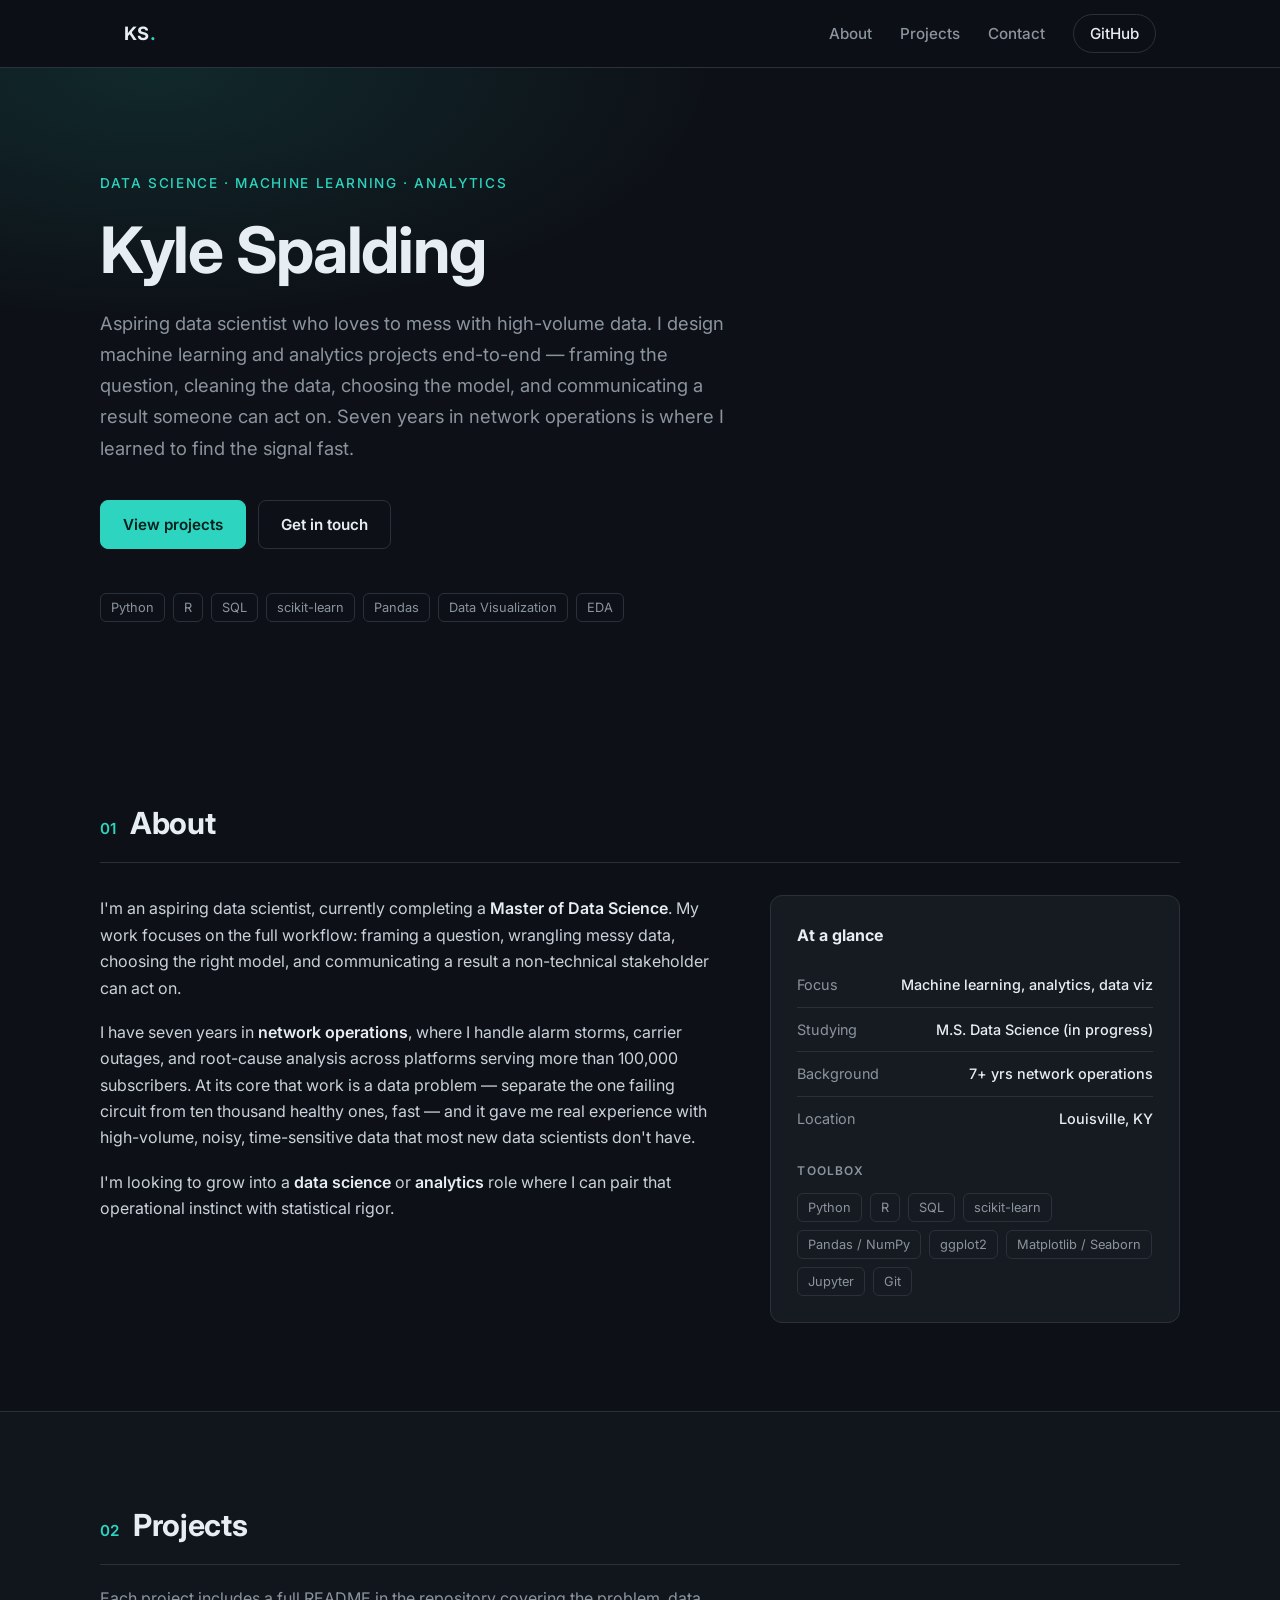
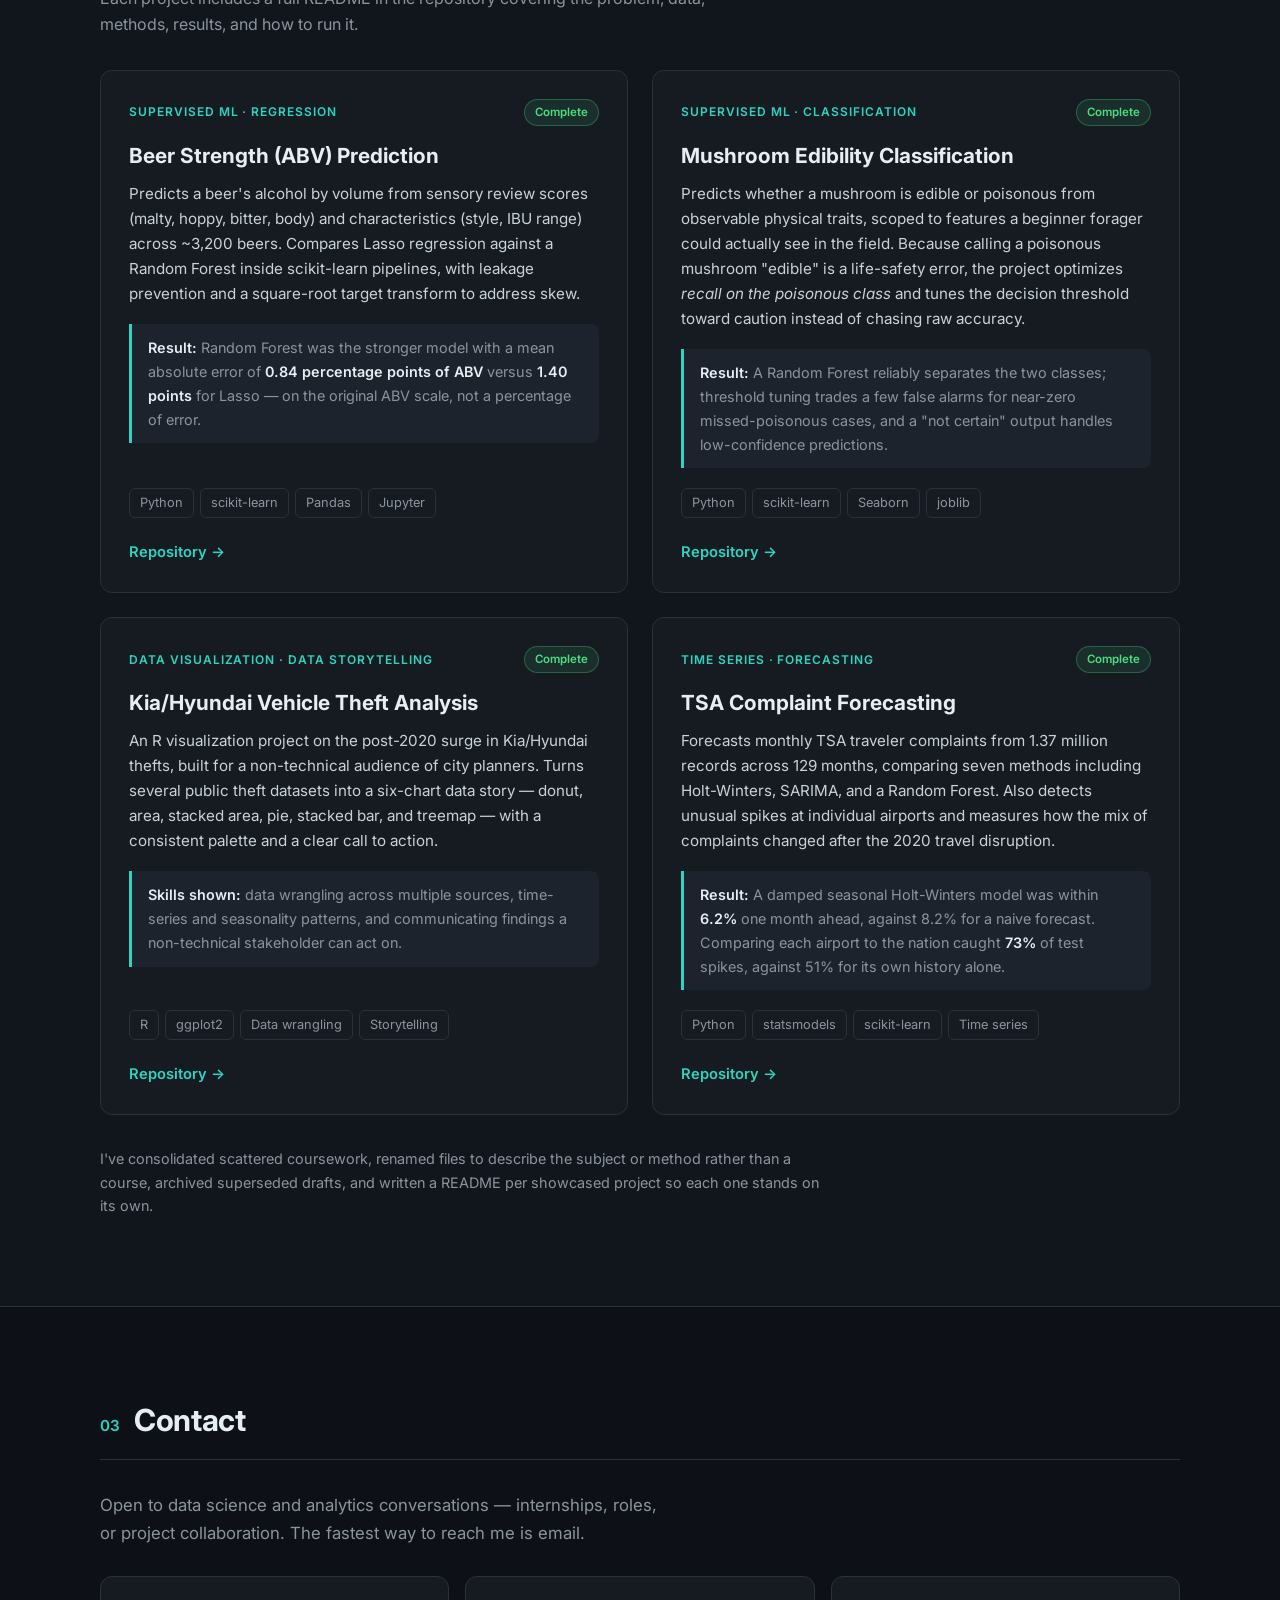
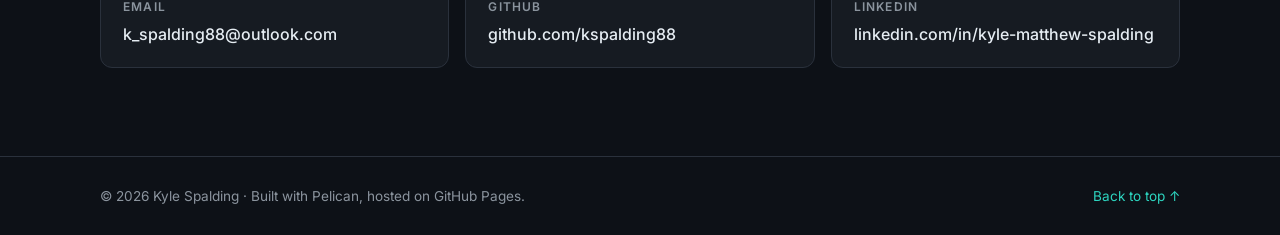
<file: index.html>
<!DOCTYPE html>
<html lang="en">
<head>
  <meta charset="UTF-8" />
  <meta name="viewport" content="width=device-width, initial-scale=1.0" />
  <meta name="description" content="Portfolio of machine learning, analytics, and data visualization projects by Kyle Spalding." />
  <title>Kyle Spalding — Data Science Portfolio</title>
  <link rel="preconnect" href="https://fonts.googleapis.com" />
  <link rel="preconnect" href="https://fonts.gstatic.com" crossorigin />
  <link href="https://fonts.googleapis.com/css2?family=Inter:wght@400;500;600;700;800&family=JetBrains+Mono:wght@400;500&display=swap" rel="stylesheet" />
  <link rel="stylesheet" href="https://kspalding88.github.io/portfolio/theme/css/style.css" />
</head>
<body>
  <!-- ======================= NAV ======================= -->
  <header class="nav" id="top">
    <div class="nav__inner">
      <a href="#top" class="nav__brand">KS<span class="dot">.</span></a>
      <nav class="nav__links" aria-label="Primary">
        <a href="#about">About</a>
        <a href="#projects">Projects</a>
        <a href="#contact">Contact</a>
        <a class="nav__cta" href="https://github.com/kspalding88" target="_blank" rel="noopener">GitHub</a>
      </nav>
      <button class="nav__toggle" aria-label="Toggle menu" aria-expanded="false">
        <span></span><span></span><span></span>
      </button>
    </div>
  </header>

  <!-- ======================= HERO ======================= -->
  <section class="hero">
    <div class="hero__inner">
      <p class="hero__eyebrow">Data Science &middot; Machine Learning &middot; Analytics</p>
      <h1 class="hero__title">Kyle Spalding</h1>
      <p class="hero__lede">
        Aspiring data scientist who loves to mess with high-volume data. I
        design machine learning and analytics projects end-to-end &mdash;
        framing the question, cleaning the data, choosing the model, and
        communicating a result someone can act on. Seven years in network
        operations is where I learned to find the signal fast.
      </p>
      <div class="hero__actions">
        <a class="btn btn--primary" href="#projects">View projects</a>
        <a class="btn btn--ghost" href="#contact">Get in touch</a>
      </div>
      <ul class="hero__tags" aria-label="Core skills">
        <li>Python</li><li>R</li><li>SQL</li><li>scikit-learn</li>
        <li>Pandas</li><li>Data Visualization</li><li>EDA</li>
      </ul>
    </div>
    <a class="hero__scroll" href="#about" aria-label="Scroll to About">&darr;</a>
  </section>

  <main>
    <!-- ======================= ABOUT ======================= -->
    <section class="section" id="about">
      <div class="section__head">
        <span class="section__num">01</span>
        <h2>About</h2>
      </div>
      <div class="about">
        <div class="about__text">
          <p>
            I'm an aspiring data scientist, currently completing a
            <strong>Master of Data Science</strong>. My work focuses on the full
            workflow: framing a question, wrangling messy data, choosing the
            right model, and communicating a result a non-technical stakeholder
            can act on. 
          </p>
          <p>
            I have seven years in <strong>network
            operations</strong>, where I handle alarm storms, carrier outages,
            and root-cause analysis across platforms serving more than 100,000
            subscribers. At its core that work is a data problem &mdash; separate
            the one failing circuit from ten thousand healthy ones, fast &mdash;
            and it gave me real experience with high-volume, noisy,
            time-sensitive data that most new data scientists don't have.
          </p>
          <p>
            I'm looking to grow into a <strong>data science</strong> or
            <strong>analytics</strong> role where I can pair that operational
            instinct with statistical rigor.
          </p>
        </div>
        <aside class="about__card">
          <h3>At a glance</h3>
          <dl>
            <div><dt>Focus</dt><dd>Machine learning, analytics, data viz</dd></div>
            <div><dt>Studying</dt><dd>M.S. Data Science (in progress)</dd></div>
            <div><dt>Background</dt><dd>7+ yrs network operations</dd></div>
            <div><dt>Location</dt><dd>Louisville, KY</dd></div>
          </dl>
          <div class="about__skills">
            <h4>Toolbox</h4>
            <div class="chips">
              <span>Python</span><span>R</span><span>SQL</span>
              <span>scikit-learn</span><span>Pandas / NumPy</span>
              <span>ggplot2</span><span>Matplotlib / Seaborn</span>
              <span>Jupyter</span><span>Git</span>
            </div>
          </div>
        </aside>
      </div>
    </section>

    <!-- ======================= PROJECTS ======================= -->
    <section class="section section--alt" id="projects">
      <div class="section__head">
        <span class="section__num">02</span>
        <h2>Projects</h2>
      </div>
      <p class="section__intro">
        Each project includes a full
        README in the repository covering the problem, data, methods, results,
        and how to run it.
      </p>

      <div class="projects">

        <!-- Beer -->
        <article class="card">
          <div class="card__top">
            <span class="card__kicker">Supervised ML &middot; Regression</span>
            <span class="card__status card__status--done">Complete</span>
          </div>
          <h3 class="card__title">Beer Strength (ABV) Prediction</h3>
          <p class="card__body">
            Predicts a beer's alcohol by volume from sensory review scores
            (malty, hoppy, bitter, body) and characteristics (style, IBU range)
            across ~3,200 beers. Compares Lasso regression against a Random
            Forest inside scikit-learn pipelines, with leakage prevention and a
            square-root target transform to address skew.
          </p>
          <p class="card__result">
            <strong>Result:</strong> Random Forest was the stronger model with a
            mean absolute error of <strong>0.84 percentage points of ABV</strong>
            versus <strong>1.40 points</strong> for Lasso &mdash; on the original
            ABV scale, not a percentage of error.
          </p>
          <ul class="card__tags">
            <li>Python</li><li>scikit-learn</li><li>Pandas</li><li>Jupyter</li>
          </ul>
          <div class="card__links">
            <a href="https://github.com/kspalding88/beer-strength-prediction" target="_blank" rel="noopener">Repository &rarr;</a>
          </div>
        </article>

        <!-- Mushroom -->
        <article class="card">
          <div class="card__top">
            <span class="card__kicker">Supervised ML &middot; Classification</span>
            <span class="card__status card__status--done">Complete</span>
          </div>
          <h3 class="card__title">Mushroom Edibility Classification</h3>
          <p class="card__body">
            Predicts whether a mushroom is edible or poisonous from observable
            physical traits, scoped to features a beginner forager could
            actually see in the field. Because calling a poisonous mushroom
            "edible" is a life-safety error, the project optimizes
            <em>recall on the poisonous class</em> and tunes the decision
            threshold toward caution instead of chasing raw accuracy.
          </p>
          <p class="card__result">
            <strong>Result:</strong> A Random Forest reliably separates the two
            classes; threshold tuning trades a few false alarms for near-zero
            missed-poisonous cases, and a "not certain" output handles
            low-confidence predictions.
          </p>
          <ul class="card__tags">
            <li>Python</li><li>scikit-learn</li><li>Seaborn</li><li>joblib</li>
          </ul>
          <div class="card__links">
            <a href="https://github.com/kspalding88/mushroom-edibility-classification" target="_blank" rel="noopener">Repository &rarr;</a>
          </div>
        </article>

        <!-- Vehicle theft -->
        <article class="card">
          <div class="card__top">
            <span class="card__kicker">Data Visualization &middot; Data Storytelling</span>
            <span class="card__status card__status--done">Complete</span>
          </div>
          <h3 class="card__title">Kia/Hyundai Vehicle Theft Analysis</h3>
          <p class="card__body">
            An R visualization project on the post-2020 surge in Kia/Hyundai
            thefts, built for a non-technical audience of city planners. Turns
            several public theft datasets into a six-chart data story &mdash;
            donut, area, stacked area, pie, stacked bar, and treemap &mdash; with
            a consistent palette and a clear call to action.
          </p>
          <p class="card__result">
            <strong>Skills shown:</strong> data wrangling across multiple sources,
            time-series and seasonality patterns, and communicating findings a
            non-technical stakeholder can act on.
          </p>
          <ul class="card__tags">
            <li>R</li><li>ggplot2</li><li>Data wrangling</li><li>Storytelling</li>
          </ul>
          <div class="card__links">
            <a href="https://github.com/kspalding88/kia-hyundai-theft-analysis" target="_blank" rel="noopener">Repository &rarr;</a>
          </div>
        </article>

        <!-- TSA forecasting -->
        <article class="card">
          <div class="card__top">
            <span class="card__kicker">Time Series &middot; Forecasting</span>
            <span class="card__status card__status--done">Complete</span>
          </div>
          <h3 class="card__title">TSA Complaint Forecasting</h3>
          <p class="card__body">
            Forecasts monthly TSA traveler complaints from 1.37 million records
            across 129 months, comparing seven methods including Holt-Winters,
            SARIMA, and a Random Forest. Also detects unusual spikes at
            individual airports and measures how the mix of complaints changed
            after the 2020 travel disruption.
          </p>
          <p class="card__result">
            <strong>Result:</strong> A damped seasonal Holt-Winters model was
            within <strong>6.2%</strong> one month ahead, against 8.2% for a
            naive forecast. Comparing each airport to the nation caught
            <strong>73%</strong> of test spikes, against 51% for its own
            history alone.
          </p>
          <ul class="card__tags">
            <li>Python</li><li>statsmodels</li><li>scikit-learn</li><li>Time series</li>
          </ul>
          <div class="card__links">
            <a href="https://github.com/kspalding88/tsa-complaint-forecasting" target="_blank" rel="noopener">Repository &rarr;</a>
          </div>
        </article>

      </div>

      <p class="projects__note">
        I've consolidated scattered coursework,
        renamed files to describe the subject or method rather than a course,
        archived superseded drafts, and written a README per showcased project
        so each one stands on its own.
      </p>
    </section>

    <!-- ======================= CONTACT ======================= -->
    <section class="section" id="contact">
      <div class="section__head">
        <span class="section__num">03</span>
        <h2>Contact</h2>
      </div>
      <div class="contact">
        <p class="contact__lede">
          Open to data science and analytics conversations &mdash; internships,
          roles, or project collaboration. The fastest way to reach me is email.
        </p>
        <div class="contact__links">
          <a class="contact__item" href="mailto:k_spalding88@outlook.com">
            <span class="contact__label">Email</span>
            <span class="contact__value">k_spalding88@outlook.com</span>
          </a>
          <a class="contact__item" href="https://github.com/kspalding88" target="_blank" rel="noopener">
            <span class="contact__label">GitHub</span>
            <span class="contact__value">github.com/kspalding88</span>
          </a>
          <a class="contact__item" href="https://www.linkedin.com/in/kyle-matthew-spalding/" target="_blank" rel="noopener">
            <span class="contact__label">LinkedIn</span>
            <span class="contact__value">linkedin.com/in/kyle-matthew-spalding</span>
          </a>
        </div>
      </div>
    </section>
  </main>

  <footer class="footer">
    <p>&copy; <span id="year"></span> Kyle Spalding &middot; Built with Pelican, hosted on GitHub Pages.</p>
    <a href="#top">Back to top &uarr;</a>
  </footer>

  <script src="https://kspalding88.github.io/portfolio/theme/js/main.js"></script>
</body>
</html>
</file>
